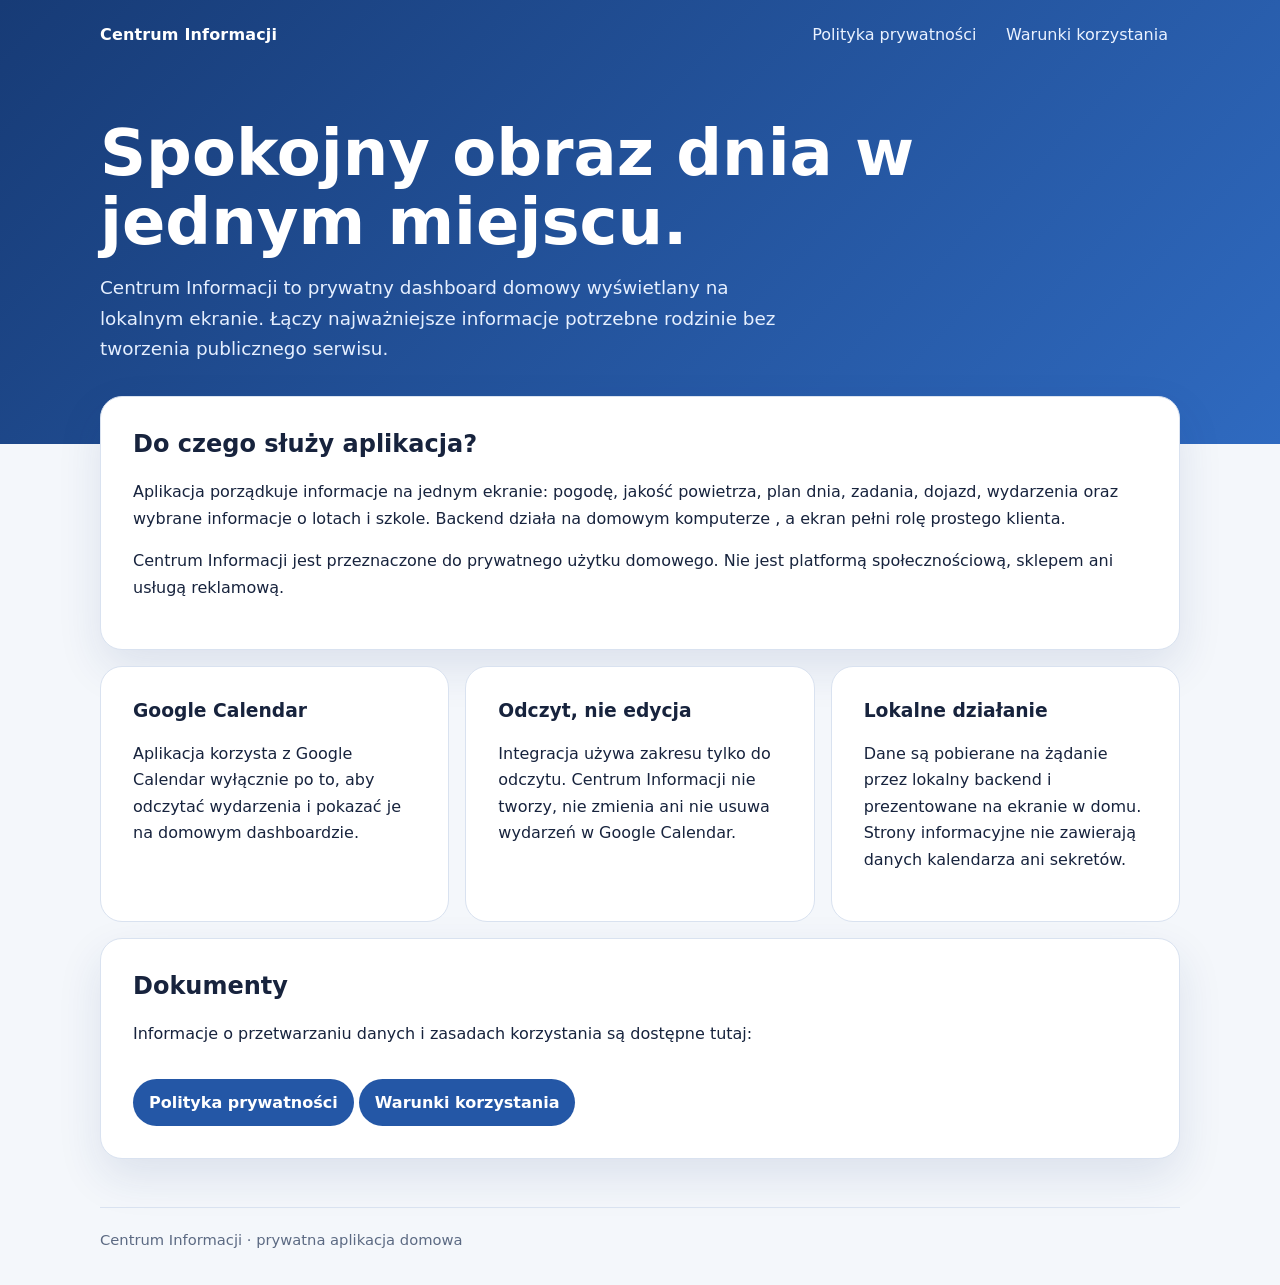
<file: index.html>
<!doctype html>
<html lang="pl">
<head>
  <meta charset="utf-8">
  <meta name="viewport" content="width=device-width, initial-scale=1">
  <meta name="description" content="Centrum Informacji — prywatny, domowy dashboard informacyjny.">
  <title>Centrum Informacji</title>
  <link rel="stylesheet" href="style.css">
</head>
<body>
  <header class="site-header">
    <nav class="nav" aria-label="Główna nawigacja">
      <a class="brand" href="index.html">Centrum Informacji</a>
      <div class="nav-links">
        <a href="privacy.html">Polityka prywatności</a>
        <a href="terms.html">Warunki korzystania</a>
      </div>
    </nav>
    <div class="hero">
      <h1>Spokojny obraz dnia w jednym miejscu.</h1>
      <p>Centrum Informacji to prywatny dashboard domowy wyświetlany na lokalnym ekranie. Łączy najważniejsze informacje potrzebne rodzinie bez tworzenia publicznego serwisu.</p>
    </div>
  </header>

  <main class="content">
    <section class="card">
      <h2>Do czego służy aplikacja?</h2>
      <p>Aplikacja porządkuje informacje na jednym ekranie: pogodę, jakość powietrza, plan dnia, zadania, dojazd, wydarzenia oraz wybrane informacje o lotach i szkole. Backend działa na domowym komputerze , a ekran pełni rolę prostego klienta.</p>
      <p>Centrum Informacji jest przeznaczone do prywatnego użytku domowego. Nie jest platformą społecznościową, sklepem ani usługą reklamową.</p>
    </section>

    <section class="grid" aria-label="Najważniejsze informacje">
      <article class="card">
        <h3>Google Calendar</h3>
        <p>Aplikacja korzysta z Google Calendar wyłącznie po to, aby odczytać wydarzenia i pokazać je na domowym dashboardzie.</p>
      </article>
      <article class="card">
        <h3>Odczyt, nie edycja</h3>
        <p>Integracja używa zakresu tylko do odczytu. Centrum Informacji nie tworzy, nie zmienia ani nie usuwa wydarzeń w Google Calendar.</p>
      </article>
      <article class="card">
        <h3>Lokalne działanie</h3>
        <p>Dane są pobierane na żądanie przez lokalny backend i prezentowane na ekranie w domu. Strony informacyjne nie zawierają danych kalendarza ani sekretów.</p>
      </article>
    </section>

    <section class="card" style="margin-top: 1rem">
      <h2>Dokumenty</h2>
      <p>Informacje o przetwarzaniu danych i zasadach korzystania są dostępne tutaj:</p>
      <a class="button" href="privacy.html">Polityka prywatności</a>
      <a class="button" href="terms.html">Warunki korzystania</a>
    </section>
  </main>

  <footer class="footer"><div class="footer-inner">Centrum Informacji · prywatna aplikacja domowa</div></footer>
</body>
</html>
</file>
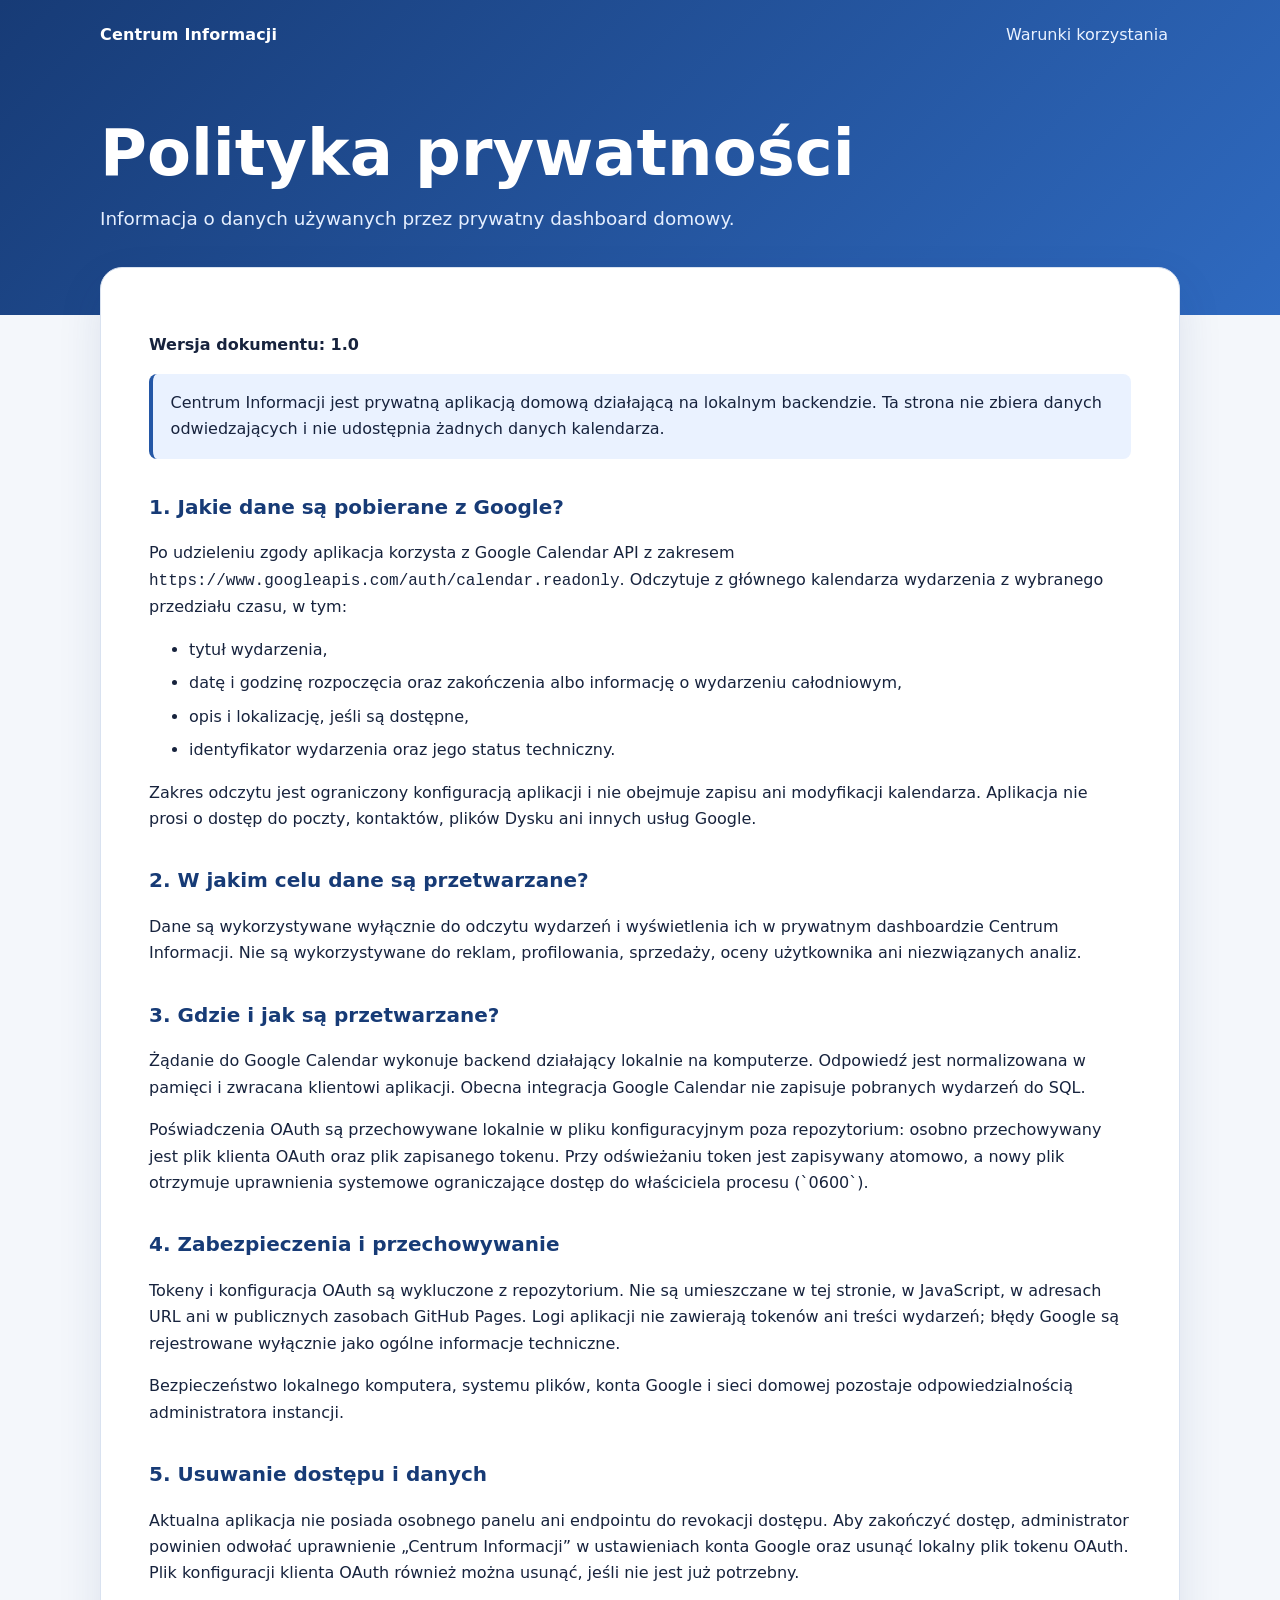
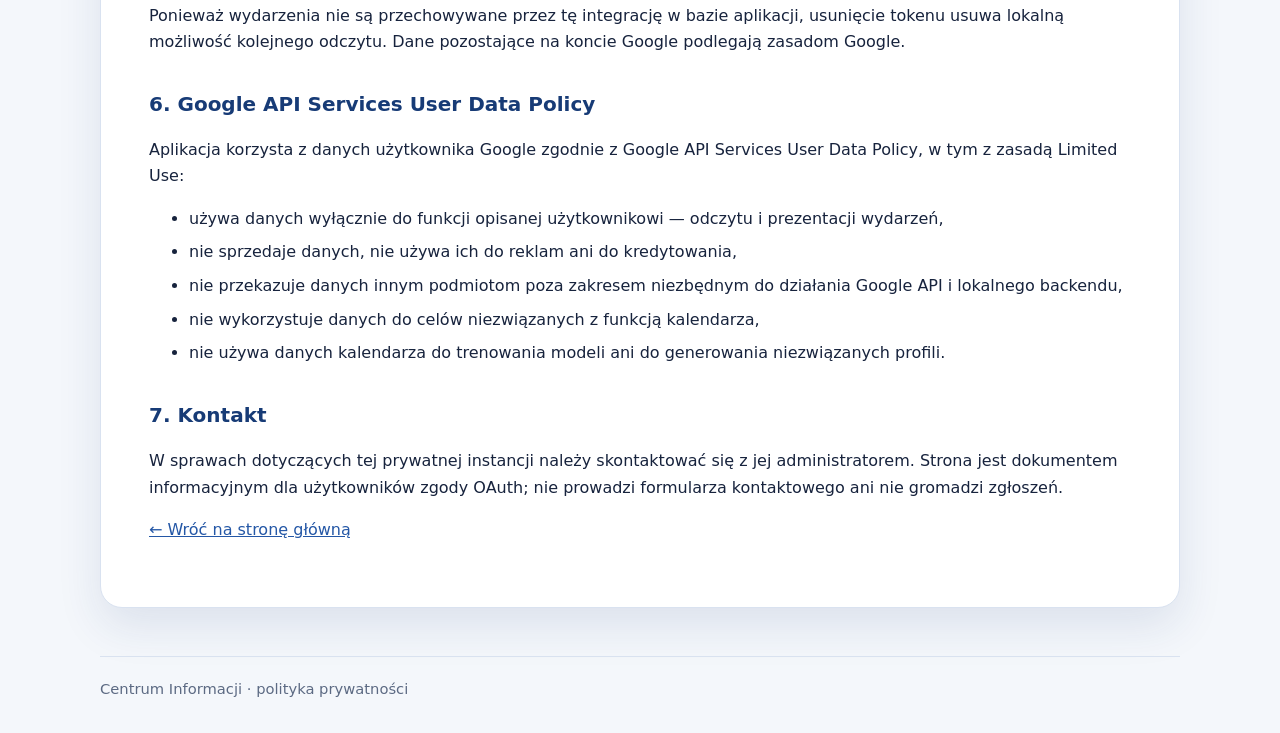
<file: privacy.html>
<!doctype html>
<html lang="pl">
<head>
  <meta charset="utf-8">
  <meta name="viewport" content="width=device-width, initial-scale=1">
  <meta name="description" content="Polityka prywatności aplikacji Centrum Informacji.">
  <title>Polityka prywatności — Centrum Informacji</title>
  <link rel="stylesheet" href="style.css">
</head>
<body>
  <header class="site-header">
    <nav class="nav" aria-label="Główna nawigacja">
      <a class="brand" href="index.html">Centrum Informacji</a>
      <div class="nav-links"><a href="terms.html">Warunki korzystania</a></div>
    </nav>
    <div class="hero"><h1>Polityka prywatności</h1><p>Informacja o danych używanych przez prywatny dashboard domowy.</p></div>
  </header>

  <main class="content">
    <article class="prose">
      <p><strong>Wersja dokumentu: 1.0</strong></p>
      <div class="notice">Centrum Informacji jest prywatną aplikacją domową działającą na lokalnym backendzie. Ta strona nie zbiera danych odwiedzających i nie udostępnia żadnych danych kalendarza.</div>

      <h2>1. Jakie dane są pobierane z Google?</h2>
      <p>Po udzieleniu zgody aplikacja korzysta z Google Calendar API z zakresem <code>https://www.googleapis.com/auth/calendar.readonly</code>. Odczytuje z głównego kalendarza wydarzenia z wybranego przedziału czasu, w tym:</p>
      <ul>
        <li>tytuł wydarzenia,</li>
        <li>datę i godzinę rozpoczęcia oraz zakończenia albo informację o wydarzeniu całodniowym,</li>
        <li>opis i lokalizację, jeśli są dostępne,</li>
        <li>identyfikator wydarzenia oraz jego status techniczny.</li>
      </ul>
      <p>Zakres odczytu jest ograniczony konfiguracją aplikacji i nie obejmuje zapisu ani modyfikacji kalendarza. Aplikacja nie prosi o dostęp do poczty, kontaktów, plików Dysku ani innych usług Google.</p>

      <h2>2. W jakim celu dane są przetwarzane?</h2>
      <p>Dane są wykorzystywane wyłącznie do odczytu wydarzeń i wyświetlenia ich w prywatnym dashboardzie Centrum Informacji. Nie są wykorzystywane do reklam, profilowania, sprzedaży, oceny użytkownika ani niezwiązanych analiz.</p>

      <h2>3. Gdzie i jak są przetwarzane?</h2>
      <p>Żądanie do Google Calendar wykonuje backend działający lokalnie na komputerze. Odpowiedź jest normalizowana w pamięci i zwracana klientowi aplikacji. Obecna integracja Google Calendar nie zapisuje pobranych wydarzeń do SQL.</p>
      <p>Poświadczenia OAuth są przechowywane lokalnie w pliku konfiguracyjnym poza repozytorium: osobno przechowywany jest plik klienta OAuth oraz plik zapisanego tokenu. Przy odświeżaniu token jest zapisywany atomowo, a nowy plik otrzymuje uprawnienia systemowe ograniczające dostęp do właściciela procesu (`0600`).</p>

      <h2>4. Zabezpieczenia i przechowywanie</h2>
      <p>Tokeny i konfiguracja OAuth są wykluczone z repozytorium. Nie są umieszczane w tej stronie, w JavaScript, w adresach URL ani w publicznych zasobach GitHub Pages. Logi aplikacji nie zawierają tokenów ani treści wydarzeń; błędy Google są rejestrowane wyłącznie jako ogólne informacje techniczne.</p>
      <p>Bezpieczeństwo lokalnego komputera, systemu plików, konta Google i sieci domowej pozostaje odpowiedzialnością administratora instancji.</p>

      <h2>5. Usuwanie dostępu i danych</h2>
      <p>Aktualna aplikacja nie posiada osobnego panelu ani endpointu do revokacji dostępu. Aby zakończyć dostęp, administrator powinien odwołać uprawnienie „Centrum Informacji” w ustawieniach konta Google oraz usunąć lokalny plik tokenu OAuth. Plik konfiguracji klienta OAuth również można usunąć, jeśli nie jest już potrzebny.</p>
      <p>Ponieważ wydarzenia nie są przechowywane przez tę integrację w bazie aplikacji, usunięcie tokenu usuwa lokalną możliwość kolejnego odczytu. Dane pozostające na koncie Google podlegają zasadom Google.</p>

      <h2>6. Google API Services User Data Policy</h2>
      <p>Aplikacja korzysta z danych użytkownika Google zgodnie z Google API Services User Data Policy, w tym z zasadą Limited Use:</p>
      <ul>
        <li>używa danych wyłącznie do funkcji opisanej użytkownikowi — odczytu i prezentacji wydarzeń,</li>
        <li>nie sprzedaje danych, nie używa ich do reklam ani do kredytowania,</li>
        <li>nie przekazuje danych innym podmiotom poza zakresem niezbędnym do działania Google API i lokalnego backendu,</li>
        <li>nie wykorzystuje danych do celów niezwiązanych z funkcją kalendarza,</li>
        <li>nie używa danych kalendarza do trenowania modeli ani do generowania niezwiązanych profili.</li>
      </ul>

      <h2>7. Kontakt</h2>
      <p>W sprawach dotyczących tej prywatnej instancji należy skontaktować się z jej administratorem. Strona jest dokumentem informacyjnym dla użytkowników zgody OAuth; nie prowadzi formularza kontaktowego ani nie gromadzi zgłoszeń.</p>
      <p><a href="index.html">← Wróć na stronę główną</a></p>
    </article>
  </main>

  <footer class="footer"><div class="footer-inner">Centrum Informacji · polityka prywatności</div></footer>
</body>
</html>
</file>
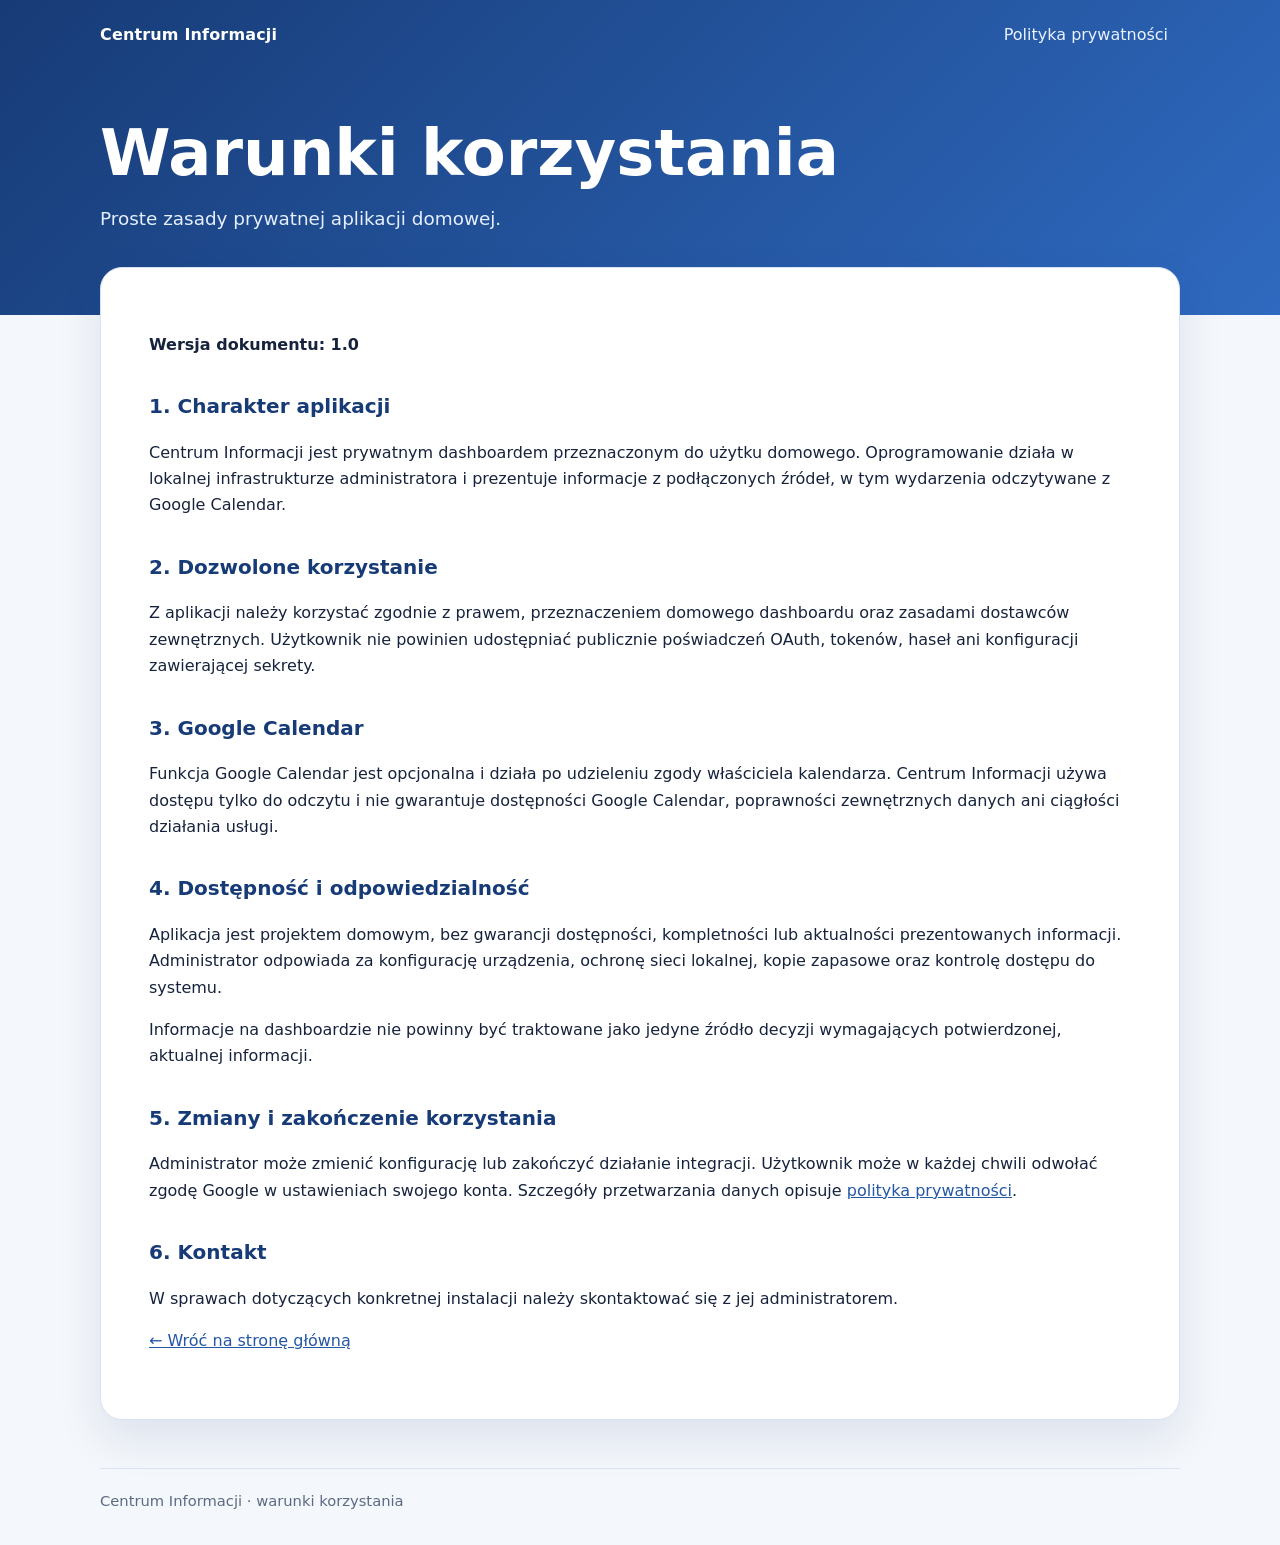
<file: terms.html>
<!doctype html>
<html lang="pl">
<head>
  <meta charset="utf-8">
  <meta name="viewport" content="width=device-width, initial-scale=1">
  <meta name="description" content="Warunki korzystania z aplikacji Centrum Informacji.">
  <title>Warunki korzystania — Centrum Informacji</title>
  <link rel="stylesheet" href="style.css">
</head>
<body>
  <header class="site-header">
    <nav class="nav" aria-label="Główna nawigacja">
      <a class="brand" href="index.html">Centrum Informacji</a>
      <div class="nav-links"><a href="privacy.html">Polityka prywatności</a></div>
    </nav>
    <div class="hero"><h1>Warunki korzystania</h1><p>Proste zasady prywatnej aplikacji domowej.</p></div>
  </header>

  <main class="content">
    <article class="prose">
      <p><strong>Wersja dokumentu: 1.0</strong></p>
      <h2>1. Charakter aplikacji</h2>
      <p>Centrum Informacji jest prywatnym dashboardem przeznaczonym do użytku domowego. Oprogramowanie działa w lokalnej infrastrukturze administratora i prezentuje informacje z podłączonych źródeł, w tym wydarzenia odczytywane z Google Calendar.</p>

      <h2>2. Dozwolone korzystanie</h2>
      <p>Z aplikacji należy korzystać zgodnie z prawem, przeznaczeniem domowego dashboardu oraz zasadami dostawców zewnętrznych. Użytkownik nie powinien udostępniać publicznie poświadczeń OAuth, tokenów, haseł ani konfiguracji zawierającej sekrety.</p>

      <h2>3. Google Calendar</h2>
      <p>Funkcja Google Calendar jest opcjonalna i działa po udzieleniu zgody właściciela kalendarza. Centrum Informacji używa dostępu tylko do odczytu i nie gwarantuje dostępności Google Calendar, poprawności zewnętrznych danych ani ciągłości działania usługi.</p>

      <h2>4. Dostępność i odpowiedzialność</h2>
      <p>Aplikacja jest projektem domowym, bez gwarancji dostępności, kompletności lub aktualności prezentowanych informacji. Administrator odpowiada za konfigurację urządzenia, ochronę sieci lokalnej, kopie zapasowe oraz kontrolę dostępu do systemu.</p>
      <p>Informacje na dashboardzie nie powinny być traktowane jako jedyne źródło decyzji wymagających potwierdzonej, aktualnej informacji.</p>

      <h2>5. Zmiany i zakończenie korzystania</h2>
      <p>Administrator może zmienić konfigurację lub zakończyć działanie integracji. Użytkownik może w każdej chwili odwołać zgodę Google w ustawieniach swojego konta. Szczegóły przetwarzania danych opisuje <a href="privacy.html">polityka prywatności</a>.</p>

      <h2>6. Kontakt</h2>
      <p>W sprawach dotyczących konkretnej instalacji należy skontaktować się z jej administratorem.</p>
      <p><a href="index.html">← Wróć na stronę główną</a></p>
    </article>
  </main>

  <footer class="footer"><div class="footer-inner">Centrum Informacji · warunki korzystania</div></footer>
</body>
</html>
</file>
<file: style.css>
:root {
  color-scheme: light;
  --ink: #17233d;
  --muted: #5c6a83;
  --blue: #2457a6;
  --blue-dark: #173b76;
  --blue-light: #eaf2ff;
  --line: #d9e2f0;
  --paper: #ffffff;
  --background: #f4f7fb;
  --shadow: 0 18px 45px rgba(23, 59, 118, 0.11);
}

* { box-sizing: border-box; }

html { scroll-behavior: smooth; }

body {
  margin: 0;
  background: var(--background);
  color: var(--ink);
  font: 16px/1.65 system-ui, -apple-system, BlinkMacSystemFont, "Segoe UI", sans-serif;
}

a { color: var(--blue); }
a:hover, a:focus-visible { color: var(--blue-dark); }

.site-header {
  background: linear-gradient(135deg, #173b76, #2f6ac0);
  color: #fff;
  padding: 1rem 1.25rem 5rem;
}

.nav,
.hero,
.content,
.footer-inner {
  width: min(100% - 2rem, 1080px);
  margin-inline: auto;
}

.nav {
  display: flex;
  align-items: center;
  justify-content: space-between;
  gap: 1rem;
}

.brand {
  color: #fff;
  font-weight: 750;
  text-decoration: none;
  letter-spacing: .01em;
}

.nav-links {
  display: flex;
  flex-wrap: wrap;
  gap: .35rem;
  justify-content: flex-end;
}

.nav-links a {
  border-radius: 999px;
  color: #eaf2ff;
  padding: .4rem .75rem;
  text-decoration: none;
}

.nav-links a:hover,
.nav-links a:focus-visible {
  background: rgba(255, 255, 255, .16);
  color: #fff;
}

.hero { padding: 4rem 0 0; }
.hero h1 { font-size: clamp(2.2rem, 5vw, 4.2rem); line-height: 1.08; margin: 0 0 1rem; }
.hero p { color: #e5efff; font-size: 1.15rem; max-width: 700px; margin: 0; }

.content { margin-top: -3rem; padding-bottom: 3rem; }

.card,
.prose {
  background: var(--paper);
  border: 1px solid var(--line);
  border-radius: 22px;
  box-shadow: var(--shadow);
}

.card { padding: clamp(1.25rem, 3vw, 2rem); }
.grid { display: grid; gap: 1rem; grid-template-columns: repeat(3, 1fr); margin-top: 1rem; }
.grid .card { box-shadow: none; }
.card h2, .card h3 { line-height: 1.25; margin-top: 0; }

.prose { padding: clamp(1.25rem, 4vw, 3rem); }
.prose h1 { line-height: 1.15; margin-top: 0; }
.prose h2 { color: var(--blue-dark); font-size: 1.25rem; margin-top: 2rem; }
.prose h3 { font-size: 1.05rem; margin-top: 1.4rem; }
.prose li + li { margin-top: .45rem; }
.notice { background: var(--blue-light); border-left: 4px solid var(--blue); border-radius: 8px; padding: 1rem 1.1rem; }

.button {
  background: var(--blue);
  border-radius: 999px;
  color: #fff;
  display: inline-block;
  font-weight: 700;
  margin-top: 1rem;
  padding: .65rem 1rem;
  text-decoration: none;
}
.button:hover, .button:focus-visible { background: var(--blue-dark); color: #fff; }

.footer { color: var(--muted); font-size: .92rem; padding: 0 0 2rem; }
.footer-inner { border-top: 1px solid var(--line); padding-top: 1.25rem; }

@media (max-width: 700px) {
  .nav { align-items: flex-start; flex-direction: column; }
  .nav-links { justify-content: flex-start; }
  .site-header { padding-bottom: 4rem; }
  .hero { padding-top: 3rem; }
  .grid { grid-template-columns: 1fr; }
}
</file>
